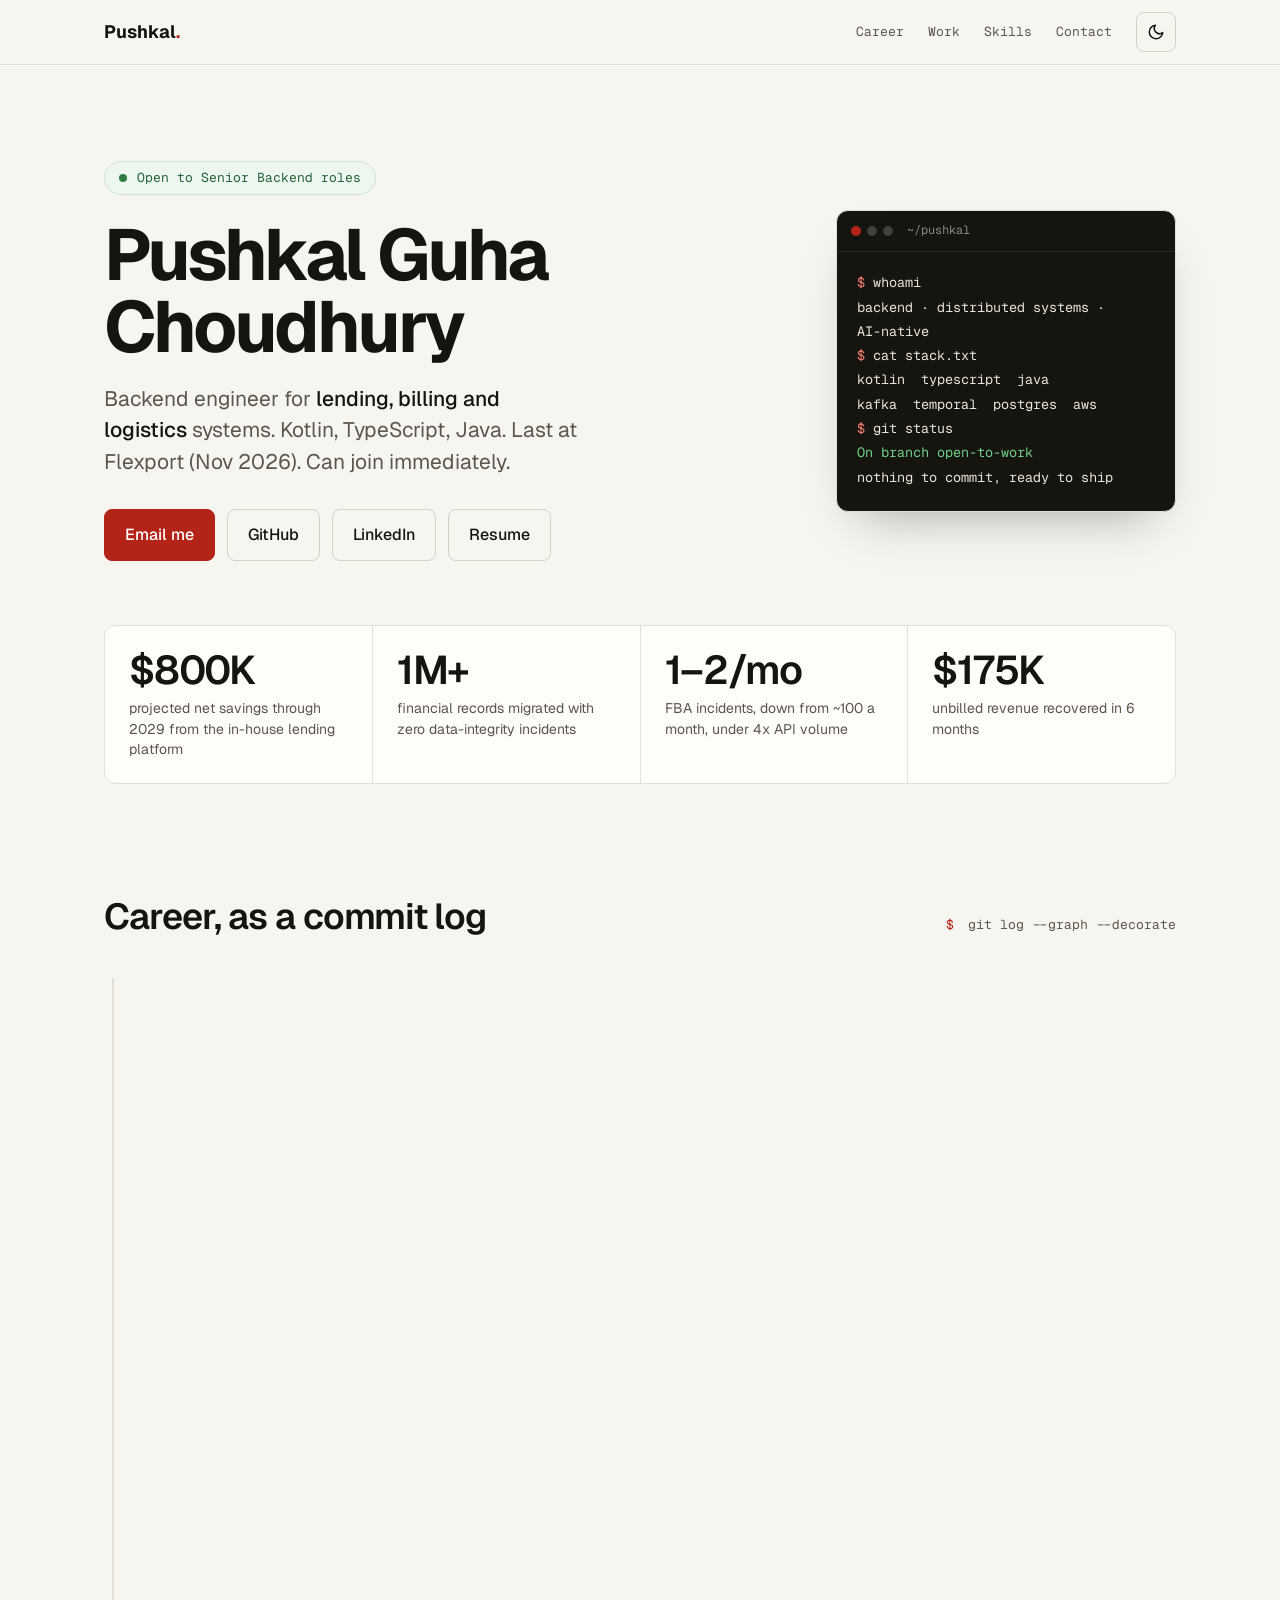
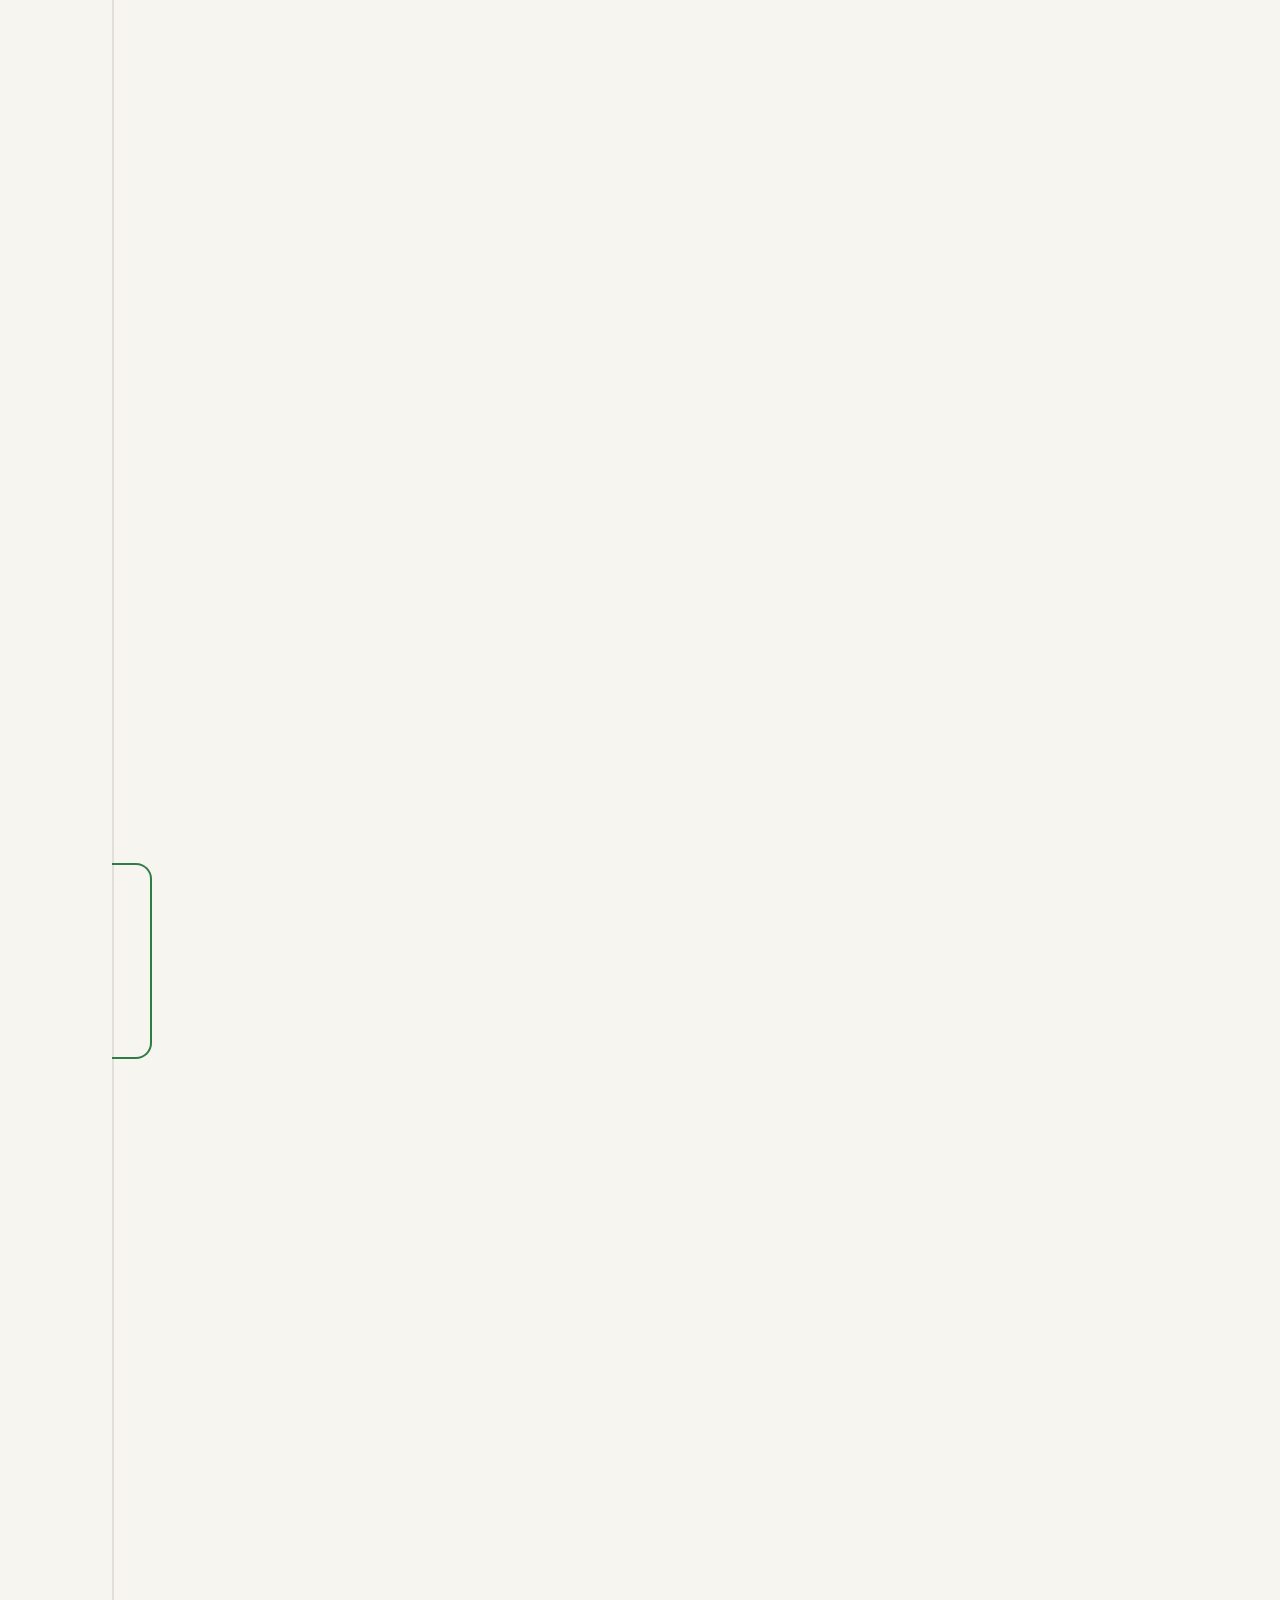
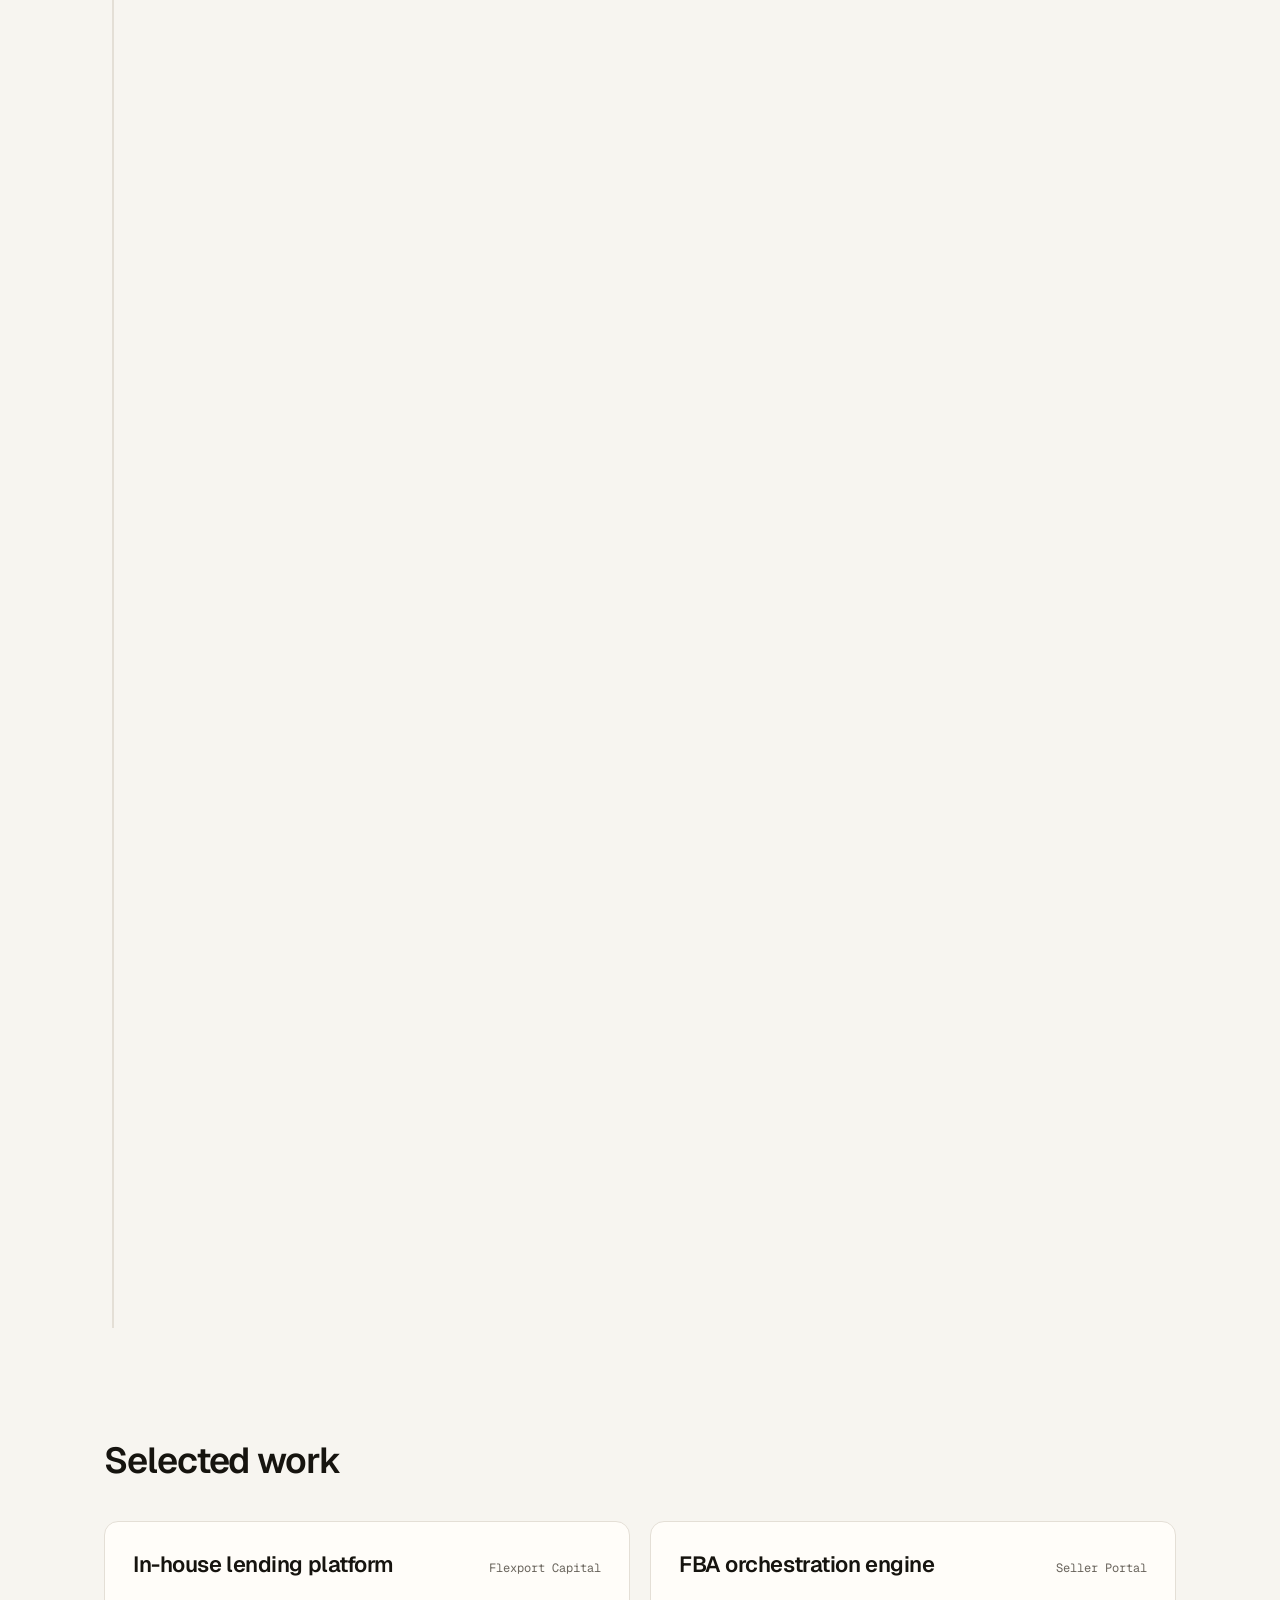
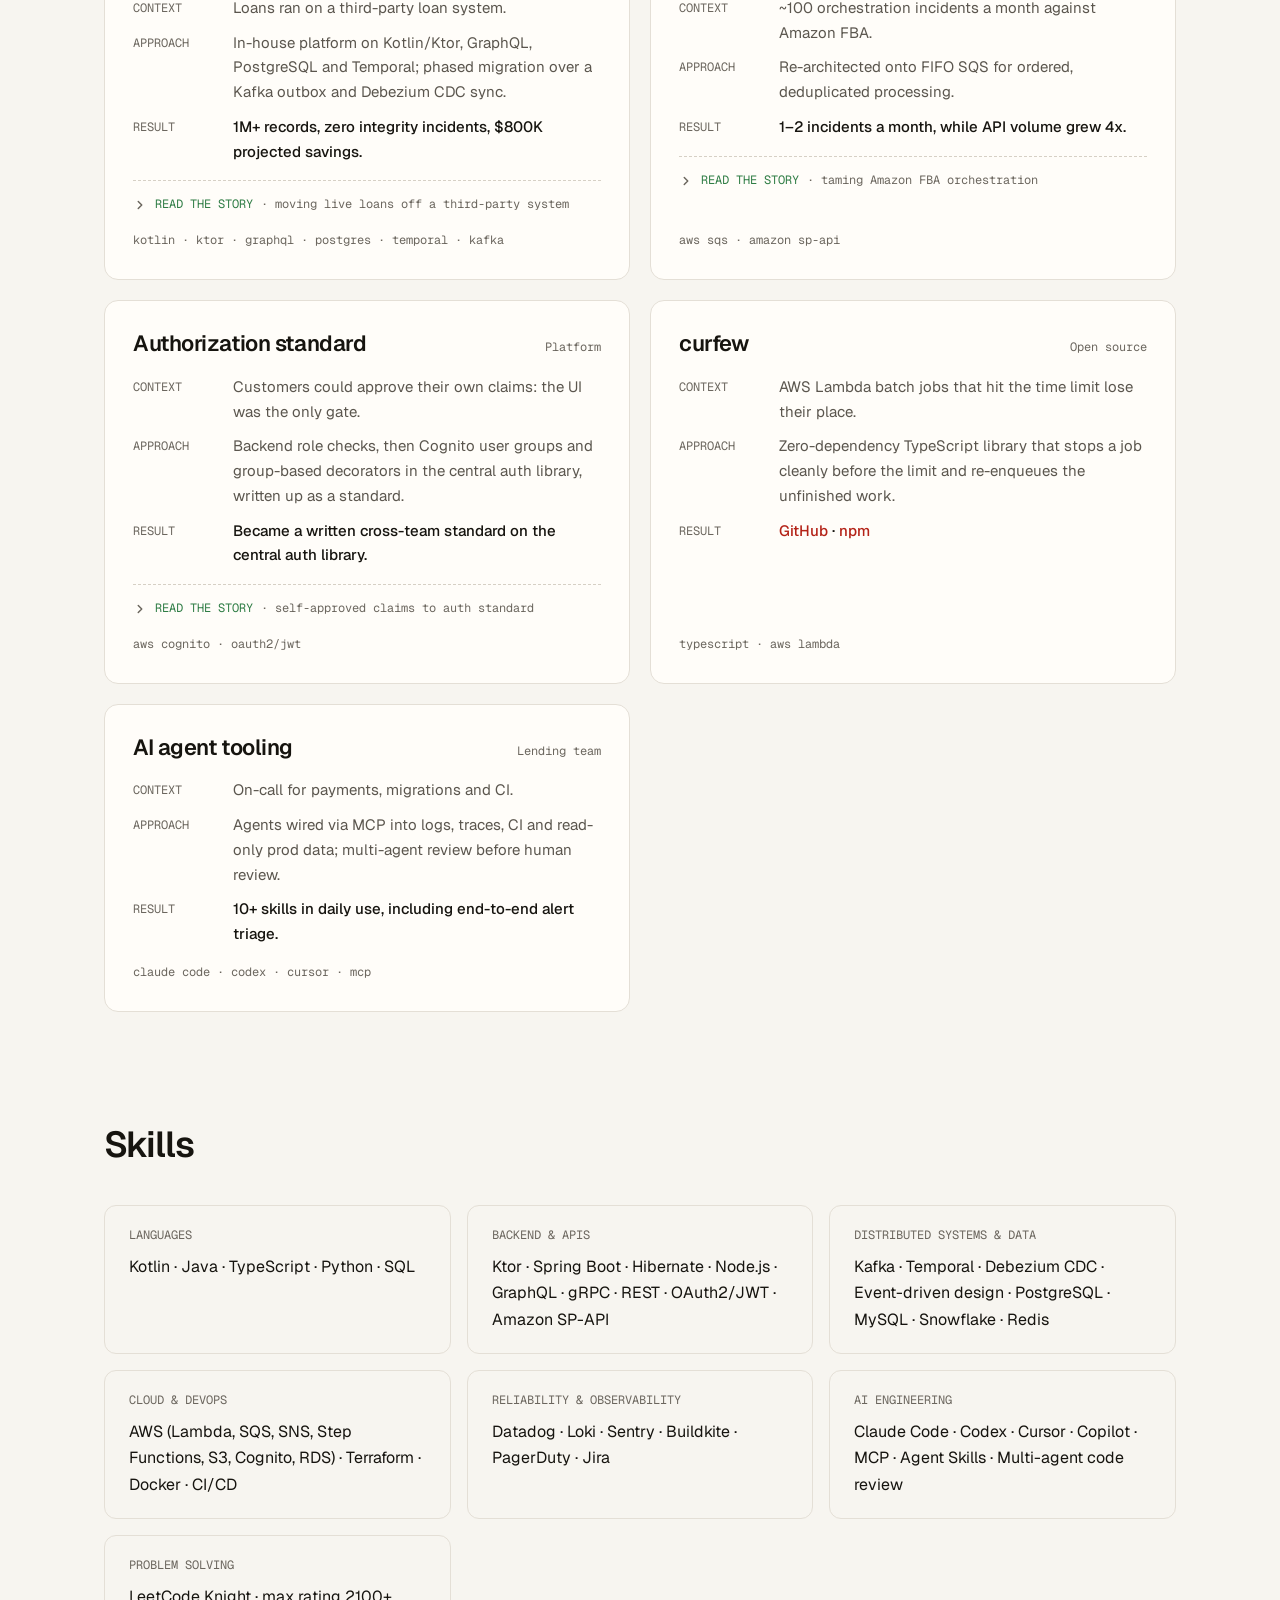
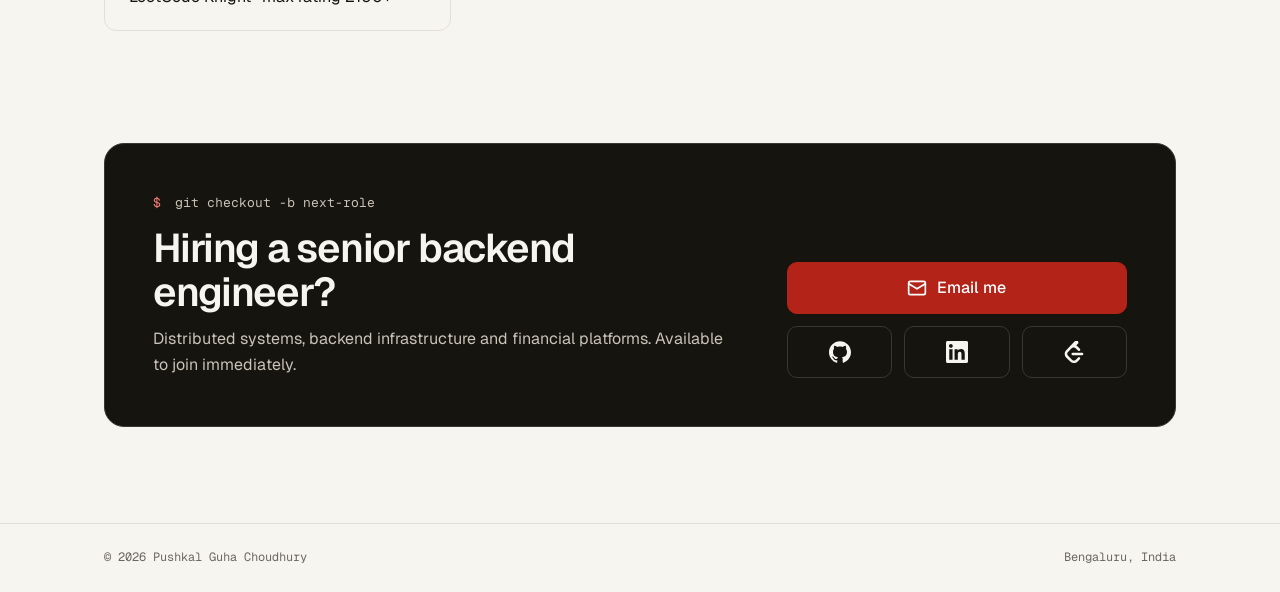
<file: index.html>
<!doctype html>
<html lang="en">
<head>
  <meta charset="utf-8">
  <meta name="viewport" content="width=device-width, initial-scale=1">
  <title>Pushkal Guha Choudhury — Software Engineer</title>
  <meta name="description" content="Pushkal Guha Choudhury is a backend software engineer, most recently at Flexport, building event-driven lending, billing and logistics systems in Kotlin, TypeScript and Java.">
  <meta property="og:title" content="Pushkal Guha Choudhury — Software Engineer">
  <meta property="og:description" content="Backend engineer for lending, billing and logistics systems. Open to Senior Backend roles.">
  <meta property="og:url" content="https://maganlal-meghraj.github.io/">
  <meta property="og:type" content="website">
  <meta property="og:image" content="https://maganlal-meghraj.github.io/og.png">
  <meta property="og:image:width" content="1200">
  <meta property="og:image:height" content="630">
  <meta property="og:image:alt" content="Pushkal Guha Choudhury, backend engineer for lending, billing and logistics systems">
  <meta name="twitter:card" content="summary_large_image">
  <link rel="icon" href="favicon.svg" type="image/svg+xml">
  <meta name="theme-color" content="#f7f5f0" media="(prefers-color-scheme: light)">
  <meta name="theme-color" content="#100f0d" media="(prefers-color-scheme: dark)">
  <link rel="preconnect" href="https://fonts.googleapis.com">
  <link rel="preconnect" href="https://fonts.gstatic.com" crossorigin>
  <link rel="stylesheet" href="https://fonts.googleapis.com/css2?family=Geist:wght@400;500;600;700&family=Geist+Mono:wght@400;500&display=swap">
  <link rel="stylesheet" href="style.css?v=21">
  <script>try { var t = localStorage.getItem('theme'); if (t) document.documentElement.dataset.theme = t; } catch (e) {}</script>
</head>
<body>
  <header class="nav">
    <div class="wrap">
      <a class="logo" href="#top">Pushkal<span>.</span></a>
      <nav>
        <a href="#career">Career</a>
        <a href="#work">Work</a>
        <a href="#skills">Skills</a>
        <a href="#contact">Contact</a>
        <button class="theme-toggle" id="theme-toggle" type="button" aria-label="Switch theme">
          <svg class="i-moon" viewBox="0 0 24 24" fill="none" stroke="currentColor" stroke-width="2" stroke-linecap="round" stroke-linejoin="round" aria-hidden="true"><path d="M21 12.8A9 9 0 1 1 11.2 3a7 7 0 0 0 9.8 9.8z"/></svg>
          <svg class="i-sun" viewBox="0 0 24 24" fill="none" stroke="currentColor" stroke-width="2" stroke-linecap="round" stroke-linejoin="round" aria-hidden="true"><circle cx="12" cy="12" r="4"/><path d="M12 2v2M12 20v2M4.9 4.9l1.4 1.4M17.7 17.7l1.4 1.4M2 12h2M20 12h2M4.9 19.1l1.4-1.4M17.7 6.3l1.4-1.4"/></svg>
        </button>
      </nav>
    </div>
  </header>

  <main id="top" class="wrap">
    <section class="hero">
      <div class="hero-text">
        <p class="badge"><span></span>Open to Senior Backend roles</p>
        <h1>Pushkal Guha Choudhury</h1>
        <p class="lead">Backend engineer for <strong>lending, billing and logistics</strong> systems. Kotlin, TypeScript, Java. Last at Flexport (Nov 2026). Can join immediately.</p>
        <div class="cta">
          <a class="btn" href="mailto:pushkalgc007@gmail.com">Email me</a>
          <a class="btn ghost" href="https://github.com/Maganlal-Meghraj">GitHub</a>
          <a class="btn ghost" href="https://www.linkedin.com/in/pushkal-guha-choudhury/">LinkedIn</a>
          <a class="btn ghost" href="https://drive.google.com/file/d/16hVwVxwLQzb-etTNGAJWbge2R6zOoOLc/view?usp=sharing" target="_blank" rel="noopener">Resume</a>
        </div>
      </div>
      <div class="term" aria-hidden="true">
        <div class="term-bar"><i></i><i></i><i></i><span>~/pushkal</span></div>
<pre><span class="p">$</span> whoami
backend · distributed systems · <span class="nw">AI-native</span>
<span class="p">$</span> cat stack.txt
kotlin  typescript  java
kafka  temporal  postgres  aws
<span class="p">$</span> git status
<span class="ok">On branch open-to-work</span>
nothing to commit, ready to ship</pre>
      </div>
    </section>

    <section class="stats" aria-label="Highlights">
      <div class="stat"><b>$800K</b><span>projected net savings through 2029 from the in-house lending platform</span></div>
      <div class="stat"><b>1M+</b><span>financial records migrated with zero data-integrity incidents</span></div>
      <div class="stat"><b>1–2/mo</b><span>FBA incidents, down from ~100 a month, under 4x API volume</span></div>
      <div class="stat"><b>$175K</b><span>unbilled revenue recovered in 6 months</span></div>
    </section>

    <section id="career">
      <div class="section-head">
        <h2>Career, as a commit log</h2>
        <p class="cmd"><span>$</span> git log --graph --decorate</p>
      </div>

      <div class="gitlog">
        <article class="commit head">
          <p class="refs"><span class="hash">f00d2b7</span><span class="ref head">HEAD -&gt; main</span><span class="ref branch">next-role</span></p>
          <h3>Next: Senior Backend Engineer</h3>
          <p class="date">Bengaluru, India · on-site or hybrid · can join immediately</p>
          <p class="note">Bringing 5+ years of building lending, billing and logistics systems, from design through launch and on-call, to a team working on distributed systems, backend infrastructure or financial platforms.</p>
        </article>

        <article class="commit">
          <p class="refs"><span class="hash">e4a91c2</span><span class="ref branch">capital</span></p>
          <h3>Software Engineer II <span class="at">@ Flexport · Capital</span></h3>
          <p class="date">Jan 2026 — Nov 2026 · Bengaluru, India</p>
          <p class="note"><a href="https://www.flexport.com/products/capital/">Flexport Capital</a> lends to logistics merchants: 350 active (1,500 in total) and ~$50M in loan outlays a month. Loans ran on a third-party system that was costly, slow, hard to change and hard to reconcile with Flexport's own data. I led a 3-engineer team that replaced it with an in-house lending platform, from design through launch and on-call.</p>
          <ul>
            <li><strong>Lending platform:</strong> Replaced a third-party loan system with an in-house lending platform. All merchants now run on it, with a projected $800K in net savings through 2029.</li>
            <li><strong>Two-way data sync:</strong> Before cutover, cron jobs pulled the old system's data into the new platform from Snowflake and the vendor API. After it, a transactional outbox, CDC and Kafka pushed every write back to the old system asynchronously. 1M+ financial records moved client by client with zero data-integrity incidents.</li>
            <li><strong>Loan lifecycle:</strong> Built origination, repayment schedules and interest on Kotlin/Ktor, GraphQL and PostgreSQL, with Temporal workflows for payments, old-system sync, cutover and SOFR re-pricing.</li>
            <li><strong>Bulk upload:</strong> Built a bulk-upload tool that raised Ops capacity from 10 to 5,000 requests at once (500x).</li>
            <li><strong>AI-native engineering:</strong> Wired AI agents (Claude Code, Codex, Cursor) via MCP into Loki, Datadog, Sentry, Buildkite, Jira, Slack and read-only prod PostgreSQL and Snowflake, and used them daily to root-cause incidents, migration drift and CI failures.</li>
            <li class="extra"><strong>Custom agent skills:</strong> Built 10+ agent skills, including end-to-end triage of payment-failure, authorization and PagerDuty alerts. Set up multi-agent code review ahead of human review and wrote the repo's agent-context docs (CLAUDE.md).</li>
            <li class="extra"><strong>AI-run production ops:</strong> Ran payment backfills and monthly SOFR loan re-pricing through agents, with pre-flight checks against prod data and human sign-off before writes.</li>
            <li class="extra"><strong>Leading the pod:</strong> Planned sprints 3–4 weeks ahead, wrote design docs and Ops rollout handbooks, and ran design reviews. Mentored a pod engineer and an intern, who shipped the Fees flow end to end and ranked top 3 for full-time conversion.</li>
          </ul>
          <button class="more-toggle" type="button" aria-expanded="false" hidden><svg viewBox="0 0 24 24" fill="none" stroke="currentColor" stroke-width="2.5" stroke-linecap="round" stroke-linejoin="round" aria-hidden="true"><path d="m9 6 6 6-6 6"/></svg><span class="closed"><span class="count">+3</span> more changes</span><span class="opened">Show less</span></button>
        </article>

        <article class="commit">
          <p class="refs"><span class="hash">7c3e5a1</span><span class="ref branch">platform</span></p>
          <h3>Software Engineer II <span class="at">@ Flexport · Platform</span></h3>
          <p class="date">Jul 2025 — Dec 2025 · Bengaluru, India</p>
          <p class="note">The platform team owns what every product team builds on: authentication and authorization, logging, account security and readiness for the holiday shipping peak. AI agents, which I'd started using in Billing, were part of how I investigated and shipped here.</p>
          <ul>
            <li><strong>Peak readiness:</strong> Load-tested critical services at expected peak volume, tuned autoscaling, connection pools, queues and rate limits, fixed the bottlenecks the tests exposed, and wrote runbooks and the on-call plan. The services came through peak with no capacity incidents.</li>
            <li><strong>Authorization standard:</strong> Turned the group-based checks from the Billing claims fix into a written cross-team standard on the central auth library, and built a shared authorization library for the 3PL org.</li>
            <li><strong>Token exchange for an AI support agent:</strong> A third-party AI support agent had to call Flexport services on behalf of the customer it was helping. Cognito has no on-behalf-of token exchange, so I built a service that issues customer-scoped tokens (and M2M tokens), so its calls carry the customer's context and pass the normal permission checks.</li>
            <li><strong>Logging library:</strong> Built a logging library that scrubs sensitive fields for SOC 1, samples noisy logs and takes per-domain remote config, cutting log volume 85% and saving ~$100K a year.</li>
            <li class="extra"><strong>Account security:</strong> Built the yearly password reset for the rotation mandate (a cron with batching and checkpointing), and added email verification at signup, which didn't exist before.</li>
            <li class="extra"><strong>Vulnerability fixes:</strong> As platform-team owner, drove security-flagged vulnerabilities to closure across service owners.</li>
            <li class="extra"><strong>On-call handoff:</strong> There were no guidelines for on-call cutover, so it was unclear who owned which open ticket and tickets sat for 3–5 days. I wrote a handoff practice and a template that each outgoing on-call fills in: the past weeks' metrics, what they investigated, tickets that came in, planned work, and anything they want the next on-call to take over. Ownership is clear at every rotation and the transition is smoother.</li>
          </ul>
          <button class="more-toggle" type="button" aria-expanded="false" hidden><svg viewBox="0 0 24 24" fill="none" stroke="currentColor" stroke-width="2.5" stroke-linecap="round" stroke-linejoin="round" aria-hidden="true"><path d="m9 6 6 6-6 6"/></svg><span class="closed"><span class="count">+3</span> more changes</span><span class="opened">Show less</span></button>
        </article>

        <div class="side-branch">
          <article class="commit">
            <p class="refs"><span class="hash">b81d0f4</span><span class="ref branch">inventory</span></p>
            <h3>Software Engineer II <span class="at">@ Flexport · Inventory</span></h3>
            <p class="date">mid 2025 · on loan, alongside on-call and tickets in my own team</p>
            <details class="more">
              <summary><svg viewBox="0 0 24 24" fill="none" stroke="currentColor" stroke-width="2.5" stroke-linecap="round" stroke-linejoin="round" aria-hidden="true"><path d="m9 6 6 6-6 6"/></svg><span class="count">Show details</span></summary>
              <p class="note">The Inventory team was short-staffed and at risk of missing a commitment on its decant / non-decant flow for D2C. Bin space is expensive, so stock stays boxed in bulk storage until a bin needs it. I joined to build the replenishment side.</p>
              <ul>
                <li><strong>Replenishment sync:</strong> A cron job that pulls Data Science's restocking recommendations from Snowflake and pushes them through Flexport's services into the warehouse management system at 1M+ items/hour. It then raises a decant task whenever a bin drops below its threshold.</li>
              </ul>
            </details>
          </article>
        </div>

        <article class="commit">
          <p class="refs"><span class="hash">3a6f9d2</span><span class="ref branch">billing</span></p>
          <h3>Software Engineer II <span class="at">@ Flexport · Billing</span></h3>
          <p class="date">Jan 2025 — Jun 2025 · Bengaluru, India</p>
          <p class="note">The billing team turns shipments and services into invoices through ChargeBee, along with discounts and claims. This is where I started using AI agents in daily engineering.</p>
          <ul>
            <li><strong>Revenue leakage:</strong> Clients who onboarded without payment details never got a ChargeBee account, so billing skipped them and no invoices were created, and large B2B clients couldn't simply be blocked. I made BillSafe create the account on the first charge instead, so invoicing ran as normal and unpaid invoices were flagged for Ops to collect. Recovered ~$175K in 6 months.</li>
            <li><strong>Discounting:</strong> Refactored the discount logic so a new discount type ships in 1–2 days, testing included, instead of ~2 weeks. Built tiered, count-based discounts from scratch (one rate for the first 3 units, another for the next 5).</li>
            <li><strong>Claims incident:</strong> Customers could approve their own claims. Stopped it, audited the damage with Ops and recovered $53K of ~$60K, then fixed the whole class of bug with group-based authorization.</li>
          </ul>
        </article>

        <article class="commit mini">
          <p class="refs"><span class="hash">c5e2817</span><span class="ref tag">tag: swe-ii</span></p>
          <p class="date">Oct 2024 · promoted to Software Engineer II in 10 months</p>
        </article>

        <article class="commit">
          <p class="refs"><span class="hash">9b7d3f0</span><span class="ref branch">b2b</span></p>
          <h3>Software Engineer → Software Engineer II <span class="at">@ Flexport · B2B</span></h3>
          <p class="date">Dec 2023 — Dec 2024 · Bengaluru, India</p>
          <p class="note"><a href="https://www.flexport.com/solutions/seller-portal/">Seller Portal</a>'s B2B team ships merchants' inventory in bulk into Amazon FBA and Walmart warehouses, and delivers to end customers for some products. My first team at Flexport; I also interviewed 30+ candidates during my time there.</p>
          <ul>
            <li><strong>FBA orchestration:</strong> Owned the investigation and design that moved Amazon FBA orchestration onto FIFO SQS, and built much of the backend flows. Incidents fell over 95%, from ~100 a month to 1–2 a month, while API volume grew 4x.</li>
            <li><strong>Recommendation query:</strong> My first task: a MySQL query behind restock recommendations took 10s. Purged recommendations older than 90 days, replaced a <code>MAX(created_at)</code> lookup with a rank-based query and indexed <code>created_at</code>, bringing it to 500ms.</li>
            <li><strong>Seller-config migration:</strong> Moved the recommendation engine's seller config to a new system with zero downtime: backfill, dual writes, then a feature-flagged switch of reads.</li>
            <li><strong>Noncompliance flow:</strong> When a B2B order is missing information, such as a bad address or a missing label, Ops opens a case, the merchant fixes it in Seller Portal, and Ops verifies. It replaced email and phone calls and cut resolution time by 65%.</li>
          </ul>
        </article>


        <article class="commit">
          <p class="refs"><span class="hash">51c08ae</span><span class="ref branch">tcs</span></p>
          <h3>Software Engineer <span class="at">@ Tata Consultancy Services</span></h3>
          <p class="date">Oct 2021 — Sep 2023 · Kolkata, India · client: Colruyt Group, a European retail chain</p>
          <ul>
            <li>Optimized Colruyt's pricing workflows and built a pricing engine (Spring Boot, Angular) managing up to 2,000 price points.</li>
            <li>Accelerated a daily batch job 5x+ (1+ hour to 12 min) via multithreaded chunking, API and JDBC batching, and Redis caching.</li>
            <li>Rebuilt the price-projection job with dynamic programming over a 4-day forecast horizon, cutting runtime from ~25 to ~10 min.</li>
            <li>Won 5 TCS Gems awards in under 2 years: Technical Excellence (2x), Special Initiative, Star of the Month, and On the Spot.</li>
          </ul>
        </article>

        <article class="commit">
          <p class="refs"><span class="hash">2fd6b19</span><span class="ref tag">tag: internship</span><span class="ref branch">cognizant</span></p>
          <h3>Full Stack Engineer (Intern) <span class="at">@ Cognizant</span></h3>
          <p class="date">Jan 2021 — May 2021 · Remote</p>
          <ul>
            <li>Led a team of 5 to deliver a proof-of-concept Audit Management System.</li>
            <li>Deployed it on AWS (EC2, S3) with Docker.</li>
          </ul>
        </article>

        <article class="commit root">
          <p class="refs"><span class="hash">0a1b2c3</span><span class="ref tag">tag: b-tech</span><span class="ref root">root-commit</span></p>
          <h3>B.Tech, Information Technology <span class="at">@ Kalyani Government Engineering College</span></h3>
          <p class="date">2017 — 2021 · Nadia, India</p>
          <p class="diffstat">dgpa | 8.80/10 <span class="ins">+++++++++</span><span class="del">-</span></p>
        </article>
      </div>
    </section>

    <section id="work">
      <div class="section-head">
        <h2>Selected work</h2>
      </div>
      <div class="grid">
        <article class="card">
          <div class="card-head"><h3>In-house lending platform</h3><span>Flexport Capital</span></div>
          <dl>
            <dt>Context</dt><dd>Loans ran on a third-party loan system.</dd>
            <dt>Approach</dt><dd>In-house platform on Kotlin/Ktor, GraphQL, PostgreSQL and Temporal; phased migration over a Kafka outbox and Debezium CDC sync.</dd>
            <dt>Result</dt><dd class="result">1M+ records, zero integrity incidents, $800K projected savings.</dd>
          </dl>
          <details class="story">
            <summary><svg viewBox="0 0 24 24" fill="none" stroke="currentColor" stroke-width="2.5" stroke-linecap="round" stroke-linejoin="round" aria-hidden="true"><path d="m9 6 6 6-6 6"/></svg><span class="count">Read the story</span> · moving live loans off a third-party system</summary>
            <dl>
              <dt>Problem</dt><dd>Move 1M+ financial records and every merchant off the old system while loans kept accruing interest and taking payments. There was no window to pause.</dd>
              <dt>Approach</dt><dd>Two phases. Before cutover, cron jobs pulled the old system's data into the new platform. Once a client's writes moved over, each write also landed in an outbox table in the same transaction; CDC carried it to Kafka, and a consumer replayed it into the old system. A second CDC stream fed the new platform into Snowflake for drift checks.</dd>
              <dt>Why</dt><dd>The old system stayed a complete, current copy, so any client could roll back, downstream tools still reading it kept working, and the two systems could run side by side for comparison.</dd>
              <dt>Rejected</dt><dd>Writing through to the old system synchronously. Its latency was one of the reasons for leaving it, and it would have sat in every request.</dd>
              <dt>Surprises</dt><dd>Drift checks surfaced a systemic interest/fee mapping error inherited from the old system across loans, schedules and payments. I fixed it at the data layer and backfilled history once billing risk was ruled out. Its data model also didn't map cleanly onto the new platform's, so the sync needed translation rules.</dd>
              <dt>Result</dt><dd class="result">Clients moved one by one with zero data-integrity incidents, and the new platform went live.</dd>
            </dl>
          </details>
          <p class="meta">kotlin · ktor · graphql · postgres · temporal · kafka</p>
        </article>
        <article class="card">
          <div class="card-head"><h3>FBA orchestration engine</h3><span>Seller Portal</span></div>
          <dl>
            <dt>Context</dt><dd>~100 orchestration incidents a month against Amazon FBA.</dd>
            <dt>Approach</dt><dd>Re-architected onto FIFO SQS for ordered, deduplicated processing.</dd>
            <dt>Result</dt><dd class="result">1–2 incidents a month, while API volume grew 4x.</dd>
          </dl>
          <details class="story">
            <summary><svg viewBox="0 0 24 24" fill="none" stroke="currentColor" stroke-width="2.5" stroke-linecap="round" stroke-linejoin="round" aria-hidden="true"><path d="m9 6 6 6-6 6"/></svg><span class="count">Read the story</span> · taming Amazon FBA orchestration</summary>
            <dl>
              <dt>Problem</dt><dd>Sending inventory to Amazon FBA meant a chain of SP-API calls that had grown from 6 to 24. Bursts hit Amazon's rate limits, and a failure partway left shipments stuck: ~100 incidents a month.</dd>
              <dt>Constraint</dt><dd>B2B ran on Lambda with a 30-second limit, so retrying inside the synchronous chain could never fit.</dd>
              <dt>Approach</dt><dd>Each step became a message on a FIFO SQS queue, consumed with long polling at a controlled rate and retried from the step that failed.</dd>
              <dt>Rejected</dt><dd>Step Functions: no global control over the SP-API call rate, a per-transition cost that added up at this volume, and no built-in per-shipment ordering and deduplication like FIFO message groups.</dd>
              <dt>My part</dt><dd>Owned the investigation and the architecture design, then was a major contributor to the backend flows during the build.</dd>
              <dt>Result</dt><dd class="result">1–2 incidents a month, while API volume grew 4x.</dd>
            </dl>
          </details>
          <p class="meta">aws sqs · amazon sp-api</p>
        </article>
        <article class="card">
          <div class="card-head"><h3>Authorization standard</h3><span>Platform</span></div>
          <dl>
            <dt>Context</dt><dd>Customers could approve their own claims: the UI was the only gate.</dd>
            <dt>Approach</dt><dd>Backend role checks, then Cognito user groups and group-based decorators in the central auth library, written up as a standard.</dd>
            <dt>Result</dt><dd class="result">Became a written cross-team standard on the central auth library.</dd>
          </dl>
          <details class="story">
            <summary><svg viewBox="0 0 24 24" fill="none" stroke="currentColor" stroke-width="2.5" stroke-linecap="round" stroke-linejoin="round" aria-hidden="true"><path d="m9 6 6 6-6 6"/></svg><span class="count">Read the story</span> · self-approved claims to auth standard</summary>
            <dl>
              <dt>Problem</dt><dd>There was no separate back-office app, so customers and Ops used the same UI. A UI change showed customers the approve button, and the backend APIs didn't check roles, so customers approved their own claims. It was costing money.</dd>
              <dt>Fix first</dt><dd>Reverted the UI change, then added an explicit role check in the backend and marked the incident stable.</dd>
              <dt>Audit</dt><dd>Worked with Ops to find every self-approved claim: ~$60K in total, of which $53K was recovered.</dd>
              <dt>Fix the class</dt><dd>Created a Cognito user group for the people allowed to approve claims, and added decorators to the central auth library that take the groups allowed to call an API and check the caller's membership. Written to work for any group, not just Billing's.</dd>
              <dt>Trade-off</dt><dd>Service-to-service calls stayed allowed by default, which kept internal callers working during the rollout.</dd>
              <dt>Result</dt><dd class="result">On Platform it became a written cross-team standard.</dd>
            </dl>
          </details>
          <p class="meta">aws cognito · oauth2/jwt</p>
        </article>
        <article class="card">
          <div class="card-head"><h3>curfew</h3><span>Open source</span></div>
          <dl>
            <dt>Context</dt><dd>AWS Lambda batch jobs that hit the time limit lose their place.</dd>
            <dt>Approach</dt><dd>Zero-dependency TypeScript library that stops a job cleanly before the limit and re-enqueues the unfinished work.</dd>
            <dt>Result</dt><dd class="result"><a href="https://github.com/Maganlal-Meghraj/curfew">GitHub</a> · <a href="https://www.npmjs.com/package/curfew">npm</a></dd>
          </dl>
          <p class="meta">typescript · aws lambda</p>
        </article>
        <article class="card">
          <div class="card-head"><h3>AI agent tooling</h3><span>Lending team</span></div>
          <dl>
            <dt>Context</dt><dd>On-call for payments, migrations and CI.</dd>
            <dt>Approach</dt><dd>Agents wired via MCP into logs, traces, CI and read-only prod data; multi-agent review before human review.</dd>
            <dt>Result</dt><dd class="result">10+ skills in daily use, including end-to-end alert triage.</dd>
          </dl>
          <p class="meta">claude code · codex · cursor · mcp</p>
        </article>
      </div>
    </section>

    <section id="skills">
      <div class="section-head">
        <h2>Skills</h2>
      </div>
      <div class="skills">
        <div><p class="label">Languages</p><p>Kotlin · Java · TypeScript · Python · SQL</p></div>
        <div><p class="label">Backend &amp; APIs</p><p>Ktor · Spring Boot · Hibernate · Node.js · GraphQL · gRPC · REST · OAuth2/JWT · Amazon SP-API</p></div>
        <div><p class="label">Distributed systems &amp; data</p><p>Kafka · Temporal · Debezium CDC · Event-driven design · PostgreSQL · MySQL · Snowflake · Redis</p></div>
        <div><p class="label">Cloud &amp; DevOps</p><p>AWS (Lambda, SQS, SNS, Step Functions, S3, Cognito, RDS) · Terraform · Docker · CI/CD</p></div>
        <div><p class="label">Reliability &amp; observability</p><p>Datadog · Loki · Sentry · Buildkite · PagerDuty · Jira</p></div>
        <div><p class="label">AI engineering</p><p>Claude Code · Codex · Cursor · Copilot · MCP · Agent Skills · Multi-agent code review</p></div>
        <div><p class="label">Problem solving</p><p>LeetCode Knight · max rating 2100+</p></div>
      </div>
    </section>

    <section id="contact">
      <div class="contact">
        <div class="contact-text">
          <p class="cmd"><span>$</span> git checkout -b next-role</p>
          <h2>Hiring a senior backend engineer?</h2>
          <p>Distributed systems, backend infrastructure and financial platforms. Available to join immediately.</p>
        </div>
        <div class="contact-links">
          <a class="btn email" href="mailto:pushkalgc007@gmail.com"><svg viewBox="0 0 24 24" fill="none" stroke="currentColor" stroke-width="2" stroke-linecap="round" stroke-linejoin="round" aria-hidden="true"><rect x="2" y="4" width="20" height="16" rx="2"/><path d="m22 7-10 6L2 7"/></svg><span>Email me</span></a>
          <div>
            <a class="btn ghost" href="https://github.com/Maganlal-Meghraj" aria-label="GitHub" title="GitHub"><svg viewBox="0 0 24 24" fill="currentColor" aria-hidden="true"><path d="M12 .297c-6.63 0-12 5.373-12 12 0 5.303 3.438 9.8 8.205 11.385.6.113.82-.258.82-.577 0-.285-.01-1.04-.015-2.04-3.338.724-4.042-1.61-4.042-1.61C4.422 18.07 3.633 17.7 3.633 17.7c-1.087-.744.084-.729.084-.729 1.205.084 1.838 1.236 1.838 1.236 1.07 1.835 2.809 1.305 3.495.998.108-.776.417-1.305.76-1.605-2.665-.3-5.466-1.332-5.466-5.93 0-1.31.465-2.38 1.235-3.22-.135-.303-.54-1.523.105-3.176 0 0 1.005-.322 3.3 1.23.96-.267 1.98-.399 3-.405 1.02.006 2.04.138 3 .405 2.28-1.552 3.285-1.23 3.285-1.23.645 1.653.24 2.873.12 3.176.765.84 1.23 1.91 1.23 3.22 0 4.61-2.805 5.625-5.475 5.92.42.36.81 1.096.81 2.22 0 1.606-.015 2.896-.015 3.286 0 .315.21.69.825.57C20.565 22.092 24 17.592 24 12.297c0-6.627-5.373-12-12-12"/></svg></a>
            <a class="btn ghost" href="https://www.linkedin.com/in/pushkal-guha-choudhury/" aria-label="LinkedIn" title="LinkedIn"><svg viewBox="0 0 24 24" fill="currentColor" aria-hidden="true"><path d="M20.447 20.452h-3.554v-5.569c0-1.328-.027-3.037-1.852-3.037-1.853 0-2.136 1.445-2.136 2.939v5.667H9.351V9h3.414v1.561h.046c.477-.9 1.637-1.85 3.37-1.85 3.601 0 4.267 2.37 4.267 5.455v6.286zM5.337 7.433c-1.144 0-2.063-.926-2.063-2.065 0-1.138.92-2.063 2.063-2.063 1.14 0 2.064.925 2.064 2.063 0 1.139-.925 2.065-2.064 2.065zm1.782 13.019H3.555V9h3.564v11.452zM22.225 0H1.771C.792 0 0 .774 0 1.729v20.542C0 23.227.792 24 1.771 24h20.451C23.2 24 24 23.227 24 22.271V1.729C24 .774 23.2 0 22.222 0h.003z"/></svg></a>
            <a class="btn ghost" href="https://leetcode.com/Maganlal-Meghraj/" aria-label="LeetCode" title="LeetCode"><svg viewBox="0 0 24 24" fill="currentColor" aria-hidden="true"><path d="M13.483 0a1.374 1.374 0 0 0-.961.438L7.116 6.226l-3.854 4.126a5.266 5.266 0 0 0-1.209 2.104 5.35 5.35 0 0 0-.125.513 5.527 5.527 0 0 0 .062 2.362 5.83 5.83 0 0 0 .349 1.017 5.938 5.938 0 0 0 1.271 1.818l4.277 4.193.039.038c2.248 2.165 5.852 2.133 8.063-.074l2.396-2.392c.54-.54.54-1.414.003-1.955a1.378 1.378 0 0 0-1.951-.003l-2.396 2.392a3.021 3.021 0 0 1-4.205.038l-.02-.019-4.276-4.193c-.652-.64-.972-1.469-.948-2.263a2.68 2.68 0 0 1 .066-.523 2.545 2.545 0 0 1 .619-1.164L9.13 8.114c.592-.63 1.5-.98 2.476-.98.976 0 1.885.35 2.475.98l2.15 2.38c.534.598 1.459.65 2.057.116a1.459 1.459 0 0 0 .116-2.057l-2.147-2.385a5.67 5.67 0 0 0-1.766-1.29l1.917-2.054a1.375 1.375 0 0 0-.032-1.949A1.377 1.377 0 0 0 13.483 0zm-2.866 12.815a1.38 1.38 0 0 0-1.38 1.382 1.38 1.38 0 0 0 1.38 1.382H20.79a1.38 1.38 0 0 0 1.38-1.382 1.38 1.38 0 0 0-1.38-1.382z"/></svg></a>
          </div>
        </div>
      </div>
    </section>
  </main>

  <footer>
    <div class="wrap">
      <span>© <span id="year"></span> Pushkal Guha Choudhury</span>
      <span>Bengaluru, India</span>
    </div>
  </footer>
  <script>
    document.getElementById('year').textContent = new Date().getFullYear();

    // For whoever opens DevTools: a quiet nod to Feluda's "Magajastra", the brain as weapon.
    console.log('%cP.', 'font: 700 32px Geist, system-ui, sans-serif; color: #ef5a4b');
    console.log('Reading the source? Observation first, then deduction. Magajastra approves.\nSay hello: pushkalgc007@gmail.com');

    const root = document.documentElement;
    const toggle = document.getElementById('theme-toggle');
    const systemDark = matchMedia('(prefers-color-scheme: dark)');
    const current = () => root.dataset.theme || (systemDark.matches ? 'dark' : 'light');
    const sync = () => {
      const dark = current() === 'dark';
      toggle.dataset.mode = dark ? 'dark' : 'light';
      toggle.setAttribute('aria-label', dark ? 'Switch to light theme' : 'Switch to dark theme');
    };
    document.querySelectorAll('.more-toggle').forEach((btn) => {
      const list = btn.previousElementSibling;
      list.classList.add('collapsed');
      btn.querySelector('.count').textContent = '+' + list.querySelectorAll('.extra').length;
      btn.hidden = false;
      btn.addEventListener('click', () => {
        const open = list.classList.toggle('collapsed') === false;
        btn.setAttribute('aria-expanded', String(open));
      });
    });

    if ('IntersectionObserver' in window) {
      const io = new IntersectionObserver((entries) => entries.forEach((e) => {
        e.target.classList.toggle('in', e.isIntersecting);
      }), { threshold: 0.15 });
      document.querySelectorAll('.commit').forEach((c) => { c.classList.add('slide'); io.observe(c); });
    }

    toggle.addEventListener('click', () => {
      const next = current() === 'dark' ? 'light' : 'dark';
      root.dataset.theme = next;
      try { localStorage.setItem('theme', next); } catch (e) {}
      sync();
    });
    systemDark.addEventListener('change', sync);
    sync();
  </script>
</body>
</html>
</file>
<file: style.css>
/* Each token is light-dark(light, dark). The OS setting picks by default;
   the theme toggle pins one via data-theme on <html>. */
:root {
  color-scheme: light dark;
  --bg: light-dark(#f7f5f0, #100f0d);
  --fg: light-dark(#16140f, #ece8e1);
  --muted: light-dark(#5b564e, #a39d93);
  --faint: light-dark(#6b665e, #8c867c);
  --border: light-dark(#e4dfd6, #2a2824);
  --line: light-dark(#d6d0c5, #3a3631);
  --card: light-dark(#fffdf9, #181714);
  --accent: light-dark(#b42318, #ef5a4b);
  --accent-fg: light-dark(#ffffff, #16140f);
  --green: light-dark(#2f7d45, #6fcf87);
  --yellow: light-dark(#8a5d00, #e2b33d);
  --badge-bg: light-dark(#eef6f0, #13261a);
  --badge-border: light-dark(#cfe3d4, #234a30);
  --badge-fg: light-dark(#24633a, #7fd497);
  --term-bg: light-dark(#16140f, #181714);
  --term-fg: #e9e5dc;      /* the terminal card and contact panel stay dark in both themes */
  --term-prompt: #ef7a6e;
  --term-ok: #6fcf87;
  --panel: light-dark(#16140f, #1b1916);
  --panel-fg: light-dark(#f7f5f0, #ece8e1);
  --panel-muted: light-dark(#c9c3b8, #b3ada3);
  --panel-border: light-dark(#3a3731, #34312c);
  --sans: "Geist", system-ui, -apple-system, "Segoe UI", sans-serif;
  --mono: "Geist Mono", ui-monospace, SFMono-Regular, Menlo, monospace;
}
:root[data-theme="light"] { color-scheme: light; }
:root[data-theme="dark"] { color-scheme: dark; }

* { box-sizing: border-box; }
html { scroll-behavior: smooth; scroll-padding-top: 72px; }
body {
  margin: 0;
  background: var(--bg);
  color: var(--fg);
  font: 16px/1.65 var(--sans);
  -webkit-font-smoothing: antialiased;
}
a { color: var(--accent); text-decoration: none; }
a:hover { text-decoration: underline; text-underline-offset: 3px; }
::selection { background: var(--accent); color: var(--accent-fg); }

.wrap { max-width: 1120px; margin: 0 auto; padding: 0 24px; }

/* Nav */
.nav {
  position: sticky; top: 0; z-index: 10;
  background: color-mix(in srgb, var(--bg) 85%, transparent);
  backdrop-filter: blur(12px);
  -webkit-backdrop-filter: blur(12px);
  border-bottom: 1px solid var(--border);
}
.nav .wrap { display: flex; flex-wrap: wrap; justify-content: space-between; align-items: center; gap: 12px 24px; min-height: 64px; }
.logo { font-weight: 700; font-size: 18px; color: var(--fg); }
.logo span { color: var(--accent); }
.logo:hover { text-decoration: none; }
.nav nav { display: flex; flex-wrap: wrap; align-items: center; gap: 4px 24px; }
.nav nav a { font-family: var(--mono); font-size: 13px; color: var(--muted); }
.nav nav a:hover { color: var(--fg); text-decoration: none; }
.theme-toggle {
  display: inline-flex; align-items: center; justify-content: center;
  width: 40px; height: 40px; padding: 0; cursor: pointer;
  background: transparent; color: var(--fg);
  border: 1px solid var(--line); border-radius: 8px;
}
.theme-toggle:hover { border-color: var(--fg); }
.theme-toggle svg { width: 18px; height: 18px; }
.theme-toggle .i-sun,
.theme-toggle[data-mode="dark"] .i-moon { display: none; }
.theme-toggle[data-mode="dark"] .i-sun { display: block; }

/* Hero */
.hero { display: flex; flex-wrap: wrap; align-items: center; gap: 48px; padding: 96px 0 64px; }
.hero-text { flex: 999 1 520px; min-width: 0; }
.badge {
  display: inline-flex; align-items: center; gap: 10px; margin: 0 0 24px; padding: 6px 14px;
  border: 1px solid var(--badge-border); background: var(--badge-bg); color: var(--badge-fg);
  border-radius: 999px; font-family: var(--mono); font-size: 13px; line-height: 1.5;
}
.badge span { flex: none; width: 8px; height: 8px; border-radius: 50%; background: var(--green); }
h1 { margin: 0 0 20px; font-size: clamp(44px, 7vw, 72px); line-height: 1; letter-spacing: -0.04em; font-weight: 700; }
.lead { margin: 0 0 32px; font-size: 21px; line-height: 1.5; color: var(--muted); max-width: 34ch; }
.lead strong { color: var(--fg); font-weight: 500; }

.cta { display: flex; flex-wrap: wrap; gap: 12px; }
.btn {
  display: inline-block; padding: 12px 20px; border-radius: 8px;
  background: var(--accent); color: var(--accent-fg); font-weight: 500;
  border: 1px solid var(--accent); text-align: center;
  transition: opacity .15s, border-color .15s;
}
.btn:hover { text-decoration: none; opacity: .9; }
.btn.ghost { background: transparent; color: var(--fg); border-color: var(--line); }
.btn.ghost:hover { opacity: 1; border-color: var(--fg); }

/* Terminal card */
.term {
  flex: 1 1 340px; min-width: 0; max-width: 420px;
  background: var(--term-bg); color: var(--term-fg);
  border: 1px solid var(--border); border-radius: 12px; overflow: hidden;
  box-shadow: 0 24px 48px -24px rgba(0, 0, 0, .35);
}
.term-bar { display: flex; align-items: center; gap: 6px; padding: 10px 14px; border-bottom: 1px solid rgba(255, 255, 255, .08); }
.term-bar i { width: 10px; height: 10px; border-radius: 50%; background: rgba(255, 255, 255, .18); }
.term-bar i:first-child { background: var(--accent); }
.term-bar span { margin-left: 8px; font-family: var(--mono); font-size: 12px; color: rgba(255, 255, 255, .5); }
.term pre { margin: 0; padding: 18px 20px 22px; font: 13.5px/1.8 var(--mono); white-space: pre-wrap; }
.term .p { color: var(--term-prompt); }
.term .ok { color: var(--term-ok); }
.term .nw { white-space: nowrap; }

/* Stats */
.stats {
  display: grid; grid-template-columns: repeat(4, minmax(0, 1fr)); gap: 1px;
  background: var(--border); border: 1px solid var(--border); border-radius: 12px; overflow: hidden;
}
@media (max-width: 960px) { .stats { grid-template-columns: repeat(2, minmax(0, 1fr)); } }
.stat { background: var(--card); padding: 24px; }
.stat b { display: block; margin: 0 0 8px; font-size: 40px; font-weight: 600; letter-spacing: -0.03em; line-height: 1; }
.stat span { display: block; font-size: 14px; color: var(--muted); line-height: 1.45; }

/* Sections */
section[id] { padding: 112px 0 0; }
.section-head { display: flex; flex-wrap: wrap; align-items: baseline; justify-content: space-between; gap: 8px 24px; margin: 0 0 40px; }
h2 { margin: 0; font-size: 36px; line-height: 1.15; letter-spacing: -0.03em; font-weight: 600; }
h3 { margin: 0; font-size: 20px; line-height: 1.35; font-weight: 600; }
.cmd { margin: 0; font-family: var(--mono); font-size: 13px; color: var(--muted); }
.cmd span { color: var(--accent); margin-right: 6px; }

/* Career git log */
/* Dots sit centred on the 2px rail: left = -(rail padding + 1px half-rail + 9px half-dot). */
.gitlog { --rail-pad: 36px; margin-left: 8px; padding-left: var(--rail-pad); border-left: 2px solid var(--border); }
.commit { position: relative; padding-bottom: 48px; }
.commit:last-child { padding-bottom: 0; }
.commit::before {
  content: ""; position: absolute; left: calc(-1 * var(--rail-pad) - 10px); top: 2px;
  width: 18px; height: 18px; border-radius: 50%;
  background: var(--bg); border: 2px solid var(--accent);
  box-shadow: 0 0 0 5px var(--bg);
}
.commit.head::before { background: var(--accent); }
.commit.root::before { border: 2px dashed var(--faint); }
.refs { display: flex; flex-wrap: wrap; align-items: center; gap: 6px 8px; margin: 0 0 8px; font-family: var(--mono); font-size: 13px; }
.hash { color: var(--yellow); }
.ref { padding: 0 8px; border: 1px solid currentColor; border-radius: 999px; font-size: 12px; }
.ref.head { color: var(--accent); }
.ref.branch { color: var(--green); }
.ref.tag { color: var(--yellow); }
.ref.root { color: var(--faint); }
.at { font-weight: 400; color: var(--muted); }
.date { margin: 4px 0 0; font-family: var(--mono); font-size: 12.5px; color: var(--faint); }
.note { margin: 12px 0 0; color: var(--muted); max-width: 64ch; }
.commit ul { list-style: none; margin: 16px 0 0; padding: 0; display: flex; flex-direction: column; gap: 10px; max-width: 72ch; color: var(--muted); }
.commit li { position: relative; padding-left: 24px; }
.commit li::before { content: "+"; position: absolute; left: 0; top: 0; font-family: var(--mono); color: var(--green); }
.commit li strong { color: var(--fg); font-weight: 600; }
/* Extra bullets stay in the same list; JS collapses them and reveals the toggle below. */
.commit ul.collapsed .extra { display: none; }
.more-toggle, .more summary {
  display: inline-flex; align-items: center; gap: 8px; margin: 16px 0 0 24px; padding: 6px 14px 6px 10px;
  background: transparent; cursor: pointer;
  border: 1px solid var(--line); border-radius: 999px;
  font-family: var(--mono); font-size: 12.5px; color: var(--muted);
  transition: color .15s, border-color .15s;
}
.more-toggle[hidden] { display: none; }
.more-toggle:hover, .more summary:hover { color: var(--fg); border-color: var(--fg); }
.more-toggle:focus-visible, .more summary:focus-visible, .story summary:focus-visible { outline: 2px solid var(--accent); outline-offset: 2px; }
.more-toggle svg, .more summary svg, .story summary svg { width: 14px; height: 14px; transition: transform .2s; }
.more-toggle .count, .more summary .count { color: var(--green); }
.more-toggle .opened, .more-toggle[aria-expanded="true"] .closed { display: none; }
.more-toggle[aria-expanded="true"] .opened { display: inline; }
.more-toggle[aria-expanded="true"] svg { transform: rotate(-90deg); }
.diffstat { margin: 12px 0 0; font-family: var(--mono); font-size: 13px; color: var(--muted); }
.diffstat .ins { color: var(--green); }
.diffstat .del { color: var(--accent); }
.commit code { font-family: var(--mono); font-size: .9em; color: var(--fg); }

/* Slide-in: JS adds .slide (hidden state) then .in when the commit scrolls into view. */
@media (prefers-reduced-motion: no-preference) {
  .commit.slide { opacity: 0; transform: translateX(-72px); transition: opacity 1.5s cubic-bezier(.2,.8,.2,1), transform 1.5s cubic-bezier(.2,.8,.2,1); }
  .commit.slide::before { transform: scale(0); transition: transform .8s cubic-bezier(.34,1.56,.64,1) .55s; }
  .commit.slide.in::before { transform: none; }
  .commit.slide.in { opacity: 1; transform: none; }
}

/* Promotion: a tag-only commit with a small dot on the rail. */
.commit.mini::before { left: calc(-1 * var(--rail-pad) - 7px); top: 4px; width: 12px; height: 12px; border-color: var(--yellow); }
.commit.mini .refs { margin: 0; }

/* Side branch: its own rail, forking off the main rail below and merging back above.
   Connectors span from the main rail (x = 0) to the branch rail (x = rail-pad + 2px). */
.side-branch { --branch: var(--green); position: relative; margin-bottom: 72px; padding-left: var(--rail-pad); border-left: 2px solid var(--branch); }
.side-branch::before, .side-branch::after {
  content: ""; position: absolute; box-sizing: border-box; left: calc(-1 * var(--rail-pad) - 4px); width: calc(var(--rail-pad) + 4px); height: 32px;
  border-right: 2px solid var(--branch);
}
.side-branch::before { bottom: 100%; border-top: 2px solid var(--branch); border-top-right-radius: 16px; }
.side-branch::after { top: 100%; border-bottom: 2px solid var(--branch); border-bottom-right-radius: 16px; }
.side-branch .commit::before { border-color: var(--branch); }
.side-branch .more { margin: 16px 0 0; }
.side-branch .more summary { margin: 0; }

/* Story: an expandable write-up inside a Selected work card. */
.more summary, .story summary { list-style: none; }
.more summary::-webkit-details-marker, .story summary::-webkit-details-marker { display: none; }
.more[open] summary svg, .story[open] summary svg { transform: rotate(90deg); }
/* Story toggle: a plain row in the card's label style, set off by a dashed rule. */
.story { padding-top: 14px; border-top: 1px dashed var(--line); }
.story summary {
  display: flex; align-items: center; gap: 8px; cursor: pointer;
  font-family: var(--mono); font-size: 12px; color: var(--faint); transition: color .15s;
}
.story summary:hover { color: var(--fg); }
.story summary .count { text-transform: uppercase; color: var(--green); }
.card .story dl { margin-top: 16px; }

/* Selected work */
.grid { display: grid; grid-template-columns: repeat(auto-fit, minmax(420px, 1fr)); gap: 20px; }
.card {
  display: flex; flex-direction: column; gap: 16px; padding: 28px;
  background: var(--card); border: 1px solid var(--border); border-radius: 14px;
  transition: border-color .15s;
}
.card:hover { border-color: var(--line); }
.card-head { display: flex; flex-wrap: wrap; justify-content: space-between; align-items: baseline; gap: 4px 12px; }
.card-head h3 { font-size: 22px; letter-spacing: -0.02em; }
.card-head span { font-family: var(--mono); font-size: 12px; color: var(--faint); }
.card dl, .story dl { margin: 0; display: grid; grid-template-columns: 84px 1fr; gap: 10px 16px; font-size: 15px; }
.card dt, .story dt { font-family: var(--mono); font-size: 12px; text-transform: uppercase; color: var(--faint); padding-top: 3px; }
.card dd, .story dd { margin: 0; color: var(--muted); }
.card dd.result, .story dd.result { color: var(--fg); font-weight: 500; }
.card .meta { margin: auto 0 0; font-family: var(--mono); font-size: 12px; color: var(--faint); }

/* Skills */
.skills { display: grid; grid-template-columns: repeat(auto-fit, minmax(300px, 1fr)); gap: 16px; }
.skills > div { padding: 20px 24px; border: 1px solid var(--border); border-radius: 12px; }
.skills p { margin: 0; }
.skills .label { margin: 0 0 8px; font-family: var(--mono); font-size: 12px; text-transform: uppercase; color: var(--faint); }

/* Contact */
#contact { padding-bottom: 96px; }
.contact {
  display: flex; flex-wrap: wrap; align-items: flex-end; justify-content: space-between; gap: 32px;
  padding: 48px; border-radius: 20px; background: var(--panel); color: var(--panel-fg);
  border: 1px solid var(--panel-border);
}
.contact-text { flex: 999 1 420px; min-width: 0; }
.contact .cmd { margin-bottom: 12px; color: var(--panel-muted); }
.contact .cmd span { color: var(--term-prompt); }
.contact h2 { margin: 0 0 12px; font-size: 40px; line-height: 1.1; }
.contact-text > p:last-child { margin: 0; color: var(--panel-muted); max-width: 52ch; }
.contact-links { flex: 1 1 340px; display: flex; flex-direction: column; gap: 12px; }
.contact-links .btn { display: flex; align-items: center; justify-content: center; gap: 10px; border-radius: 10px; white-space: nowrap; }
.contact-links .btn svg { flex: none; width: 20px; height: 20px; }
.contact-links div { display: flex; gap: 12px; }
.contact-links div .btn { flex: 1; padding: 14px 8px; color: var(--panel-fg); border-color: var(--panel-border); }
.contact-links div .btn svg { width: 22px; height: 22px; }
.contact-links div .btn:hover { border-color: var(--panel-fg); }

footer { border-top: 1px solid var(--border); }
footer .wrap {
  display: flex; flex-wrap: wrap; justify-content: space-between; gap: 12px;
  padding-top: 24px; padding-bottom: 24px;
  font-family: var(--mono); font-size: 12px; color: var(--faint);
}

@media (max-width: 760px) {
  .wrap { padding: 0 16px; }
  .nav .wrap { padding-top: 12px; padding-bottom: 12px; }
  .nav nav { gap: 4px 16px; }
  .hero { padding: 48px 0; gap: 40px; }
  .lead { font-size: 18px; }
  .stat b { font-size: 32px; }
  section[id] { padding-top: 80px; }
  h2 { font-size: 28px; }
  .gitlog { --rail-pad: 28px; margin-left: 6px; }
  .grid, .skills { grid-template-columns: 1fr; }
  .card { padding: 22px; }
  .card dl, .story dl { grid-template-columns: 1fr; gap: 2px; }
  .card dd, .story dd { margin-bottom: 8px; }
  .contact { padding: 28px 22px; }
  .contact h2 { font-size: 30px; }
}

/* 404 */
.notfound { padding-top: 140px; padding-bottom: 160px; }
.notfound .cmd { margin-bottom: 6px; }
.notfound .cmd .path { color: var(--fg); margin: 0; }
.notfound .cmd.err { margin-bottom: 32px; color: var(--accent); }
</file>
